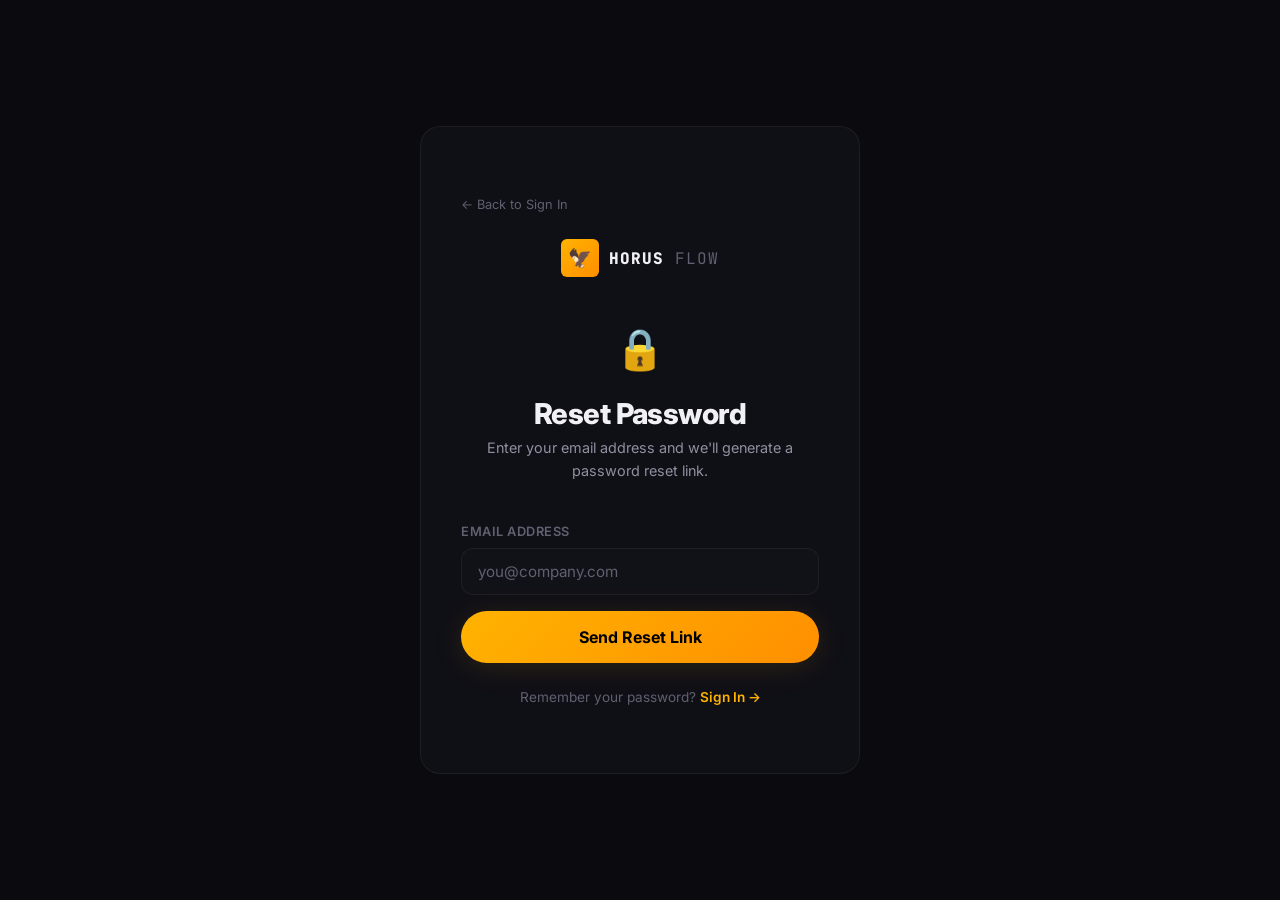
<file: static/site/forgot-password.html>
<!DOCTYPE html>
<html lang="en">
<head>
    <meta charset="UTF-8">
    <meta name="viewport" content="width=device-width, initial-scale=1.0">
    <title>Forgot Password — Horus Flow Intelligence</title>
    <meta name="robots" content="noindex">
    <link rel="preconnect" href="https://fonts.googleapis.com">
    <link rel="preconnect" href="https://fonts.gstatic.com" crossorigin>
    <link href="https://fonts.googleapis.com/css2?family=Inter:wght@400;500;600;700;800;900&family=JetBrains+Mono:wght@400;700;800&display=swap" rel="stylesheet">
    <link rel="stylesheet" href="./css/brand.css">
    <link rel="icon" href="data:image/svg+xml,<svg xmlns='http://www.w3.org/2000/svg' viewBox='0 0 100 100'><text y='0.9em' font-size='90'>🦅</text></svg>">
    <style>
        .auth-page { min-height: 100vh; display: flex; align-items: center; justify-content: center; padding: var(--space-xl); }
        .auth-card { width: 100%; max-width: 440px; background: var(--bg-card); border: 1px solid var(--border-subtle); border-radius: var(--radius-lg); padding: var(--space-2xl) var(--space-xl); backdrop-filter: blur(16px); }
        .auth-card h1 { font-size: 1.8rem; margin-bottom: var(--space-xs); text-align: center; }
        .auth-card .subtitle { color: var(--text-secondary); margin-bottom: var(--space-xl); font-size: 0.9rem; text-align: center; line-height: 1.6; }
        .form-group { margin-bottom: var(--space-md); }
        .form-group label { display: block; font-size: 0.8rem; font-weight: 600; color: var(--text-muted); margin-bottom: 6px; text-transform: uppercase; letter-spacing: 0.5px; }
        .form-input { width: 100%; padding: 13px 16px; background: var(--bg-secondary); border: 1px solid var(--border-subtle); border-radius: var(--radius-md); color: var(--text-primary); font-family: var(--font-main); font-size: 0.95rem; outline: none; transition: border-color var(--transition-fast); box-sizing: border-box; }
        .form-input:focus { border-color: var(--gold-primary); box-shadow: 0 0 0 3px var(--gold-glow); }
        .form-input::placeholder { color: var(--text-muted); }
        .auth-error { background: rgba(255, 82, 82, 0.1); border: 1px solid rgba(255, 82, 82, 0.3); color: var(--accent-red); padding: 12px 16px; border-radius: var(--radius-sm); font-size: 0.85rem; margin-bottom: var(--space-md); display: none; }
        .auth-success { background: rgba(0, 230, 118, 0.1); border: 1px solid rgba(0, 230, 118, 0.3); color: var(--accent-green); padding: 12px 16px; border-radius: var(--radius-sm); font-size: 0.85rem; margin-bottom: var(--space-md); display: none; }
        .auth-footer { margin-top: var(--space-lg); text-align: center; font-size: 0.85rem; color: var(--text-muted); }
        .auth-footer a { color: var(--gold-primary); font-weight: 600; text-decoration: none; }
        .auth-footer a:hover { text-decoration: underline; }
        .back-link { display: inline-flex; align-items: center; gap: 6px; color: var(--text-muted); font-size: 0.8rem; text-decoration: none; margin-bottom: var(--space-lg); transition: color var(--transition-fast); }
        .back-link:hover { color: var(--text-primary); }
        .logo-header { display: flex; align-items: center; gap: 10px; margin-bottom: var(--space-xl); justify-content: center; }
        .logo-header .logo-icon { width: 38px; height: 38px; background: var(--gold-gradient); border-radius: var(--radius-sm); display: flex; align-items: center; justify-content: center; font-size: 1.2rem; }
        .logo-header span { font-family: var(--font-mono); font-weight: 900; font-size: 1rem; letter-spacing: 1px; }
        .reset-link-box { background: var(--bg-secondary); border: 1px solid var(--border-subtle); border-radius: var(--radius-md); padding: 14px 16px; font-family: var(--font-mono); font-size: 0.75rem; word-break: break-all; color: var(--gold-primary); margin-top: var(--space-md); display: none; cursor: pointer; position: relative; }
        .reset-link-box:hover { border-color: var(--gold-primary); }
        .reset-link-box .copy-hint { position: absolute; top: -8px; right: 10px; background: var(--bg-card); padding: 0 6px; font-size: 0.65rem; color: var(--text-muted); }
        .lock-icon { font-size: 2.5rem; text-align: center; margin-bottom: var(--space-md); }
    </style>
</head>
<body>
    <div class="auth-page">
        <div class="auth-card">
            <a href="./login.html" class="back-link">← Back to Sign In</a>

            <div class="logo-header">
                <div class="logo-icon">🦅</div>
                <span>HORUS <span style="font-weight:400; color: var(--text-muted);">FLOW</span></span>
            </div>

            <div class="lock-icon">🔒</div>
            <h1>Reset Password</h1>
            <p class="subtitle">Enter your email address and we'll generate a password reset link.</p>

            <div class="auth-error" id="auth-error"></div>
            <div class="auth-success" id="auth-success"></div>

            <form id="forgot-form" onsubmit="return handleForgot(event)">
                <div class="form-group">
                    <label for="email">Email Address</label>
                    <input type="email" id="email" class="form-input" placeholder="you@company.com" required autocomplete="email">
                </div>
                <button type="submit" class="btn btn-primary btn-lg" style="width:100%;" id="submit-btn">Send Reset Link</button>
            </form>

            <div class="reset-link-box" id="reset-link-box" onclick="copyLink()">
                <span class="copy-hint">Click to copy</span>
                <span id="reset-link-text"></span>
            </div>

            <div class="auth-footer">
                Remember your password? <a href="./login.html">Sign In →</a>
            </div>
        </div>
    </div>

    <script>
        async function handleForgot(e) {
            e.preventDefault();
            const btn = document.getElementById('submit-btn');
            const errDiv = document.getElementById('auth-error');
            const successDiv = document.getElementById('auth-success');
            const linkBox = document.getElementById('reset-link-box');
            errDiv.style.display = 'none';
            successDiv.style.display = 'none';
            linkBox.style.display = 'none';
            btn.textContent = 'Generating...';
            btn.disabled = true;

            try {
                const res = await fetch('/api/auth/forgot-password', {
                    method: 'POST',
                    headers: {'Content-Type': 'application/json'},
                    body: JSON.stringify({
                        email: document.getElementById('email').value
                    })
                });
                const data = await res.json();
                if (res.ok) {
                    successDiv.textContent = '✅ ' + data.message;
                    successDiv.style.display = 'block';
                    if (data.reset_url) {
                        document.getElementById('reset-link-text').textContent = data.reset_url;
                        linkBox.style.display = 'block';
                    }
                } else {
                    errDiv.textContent = data.detail || 'An error occurred.';
                    errDiv.style.display = 'block';
                }
            } catch (err) {
                errDiv.textContent = 'Connection error. Please try again.';
                errDiv.style.display = 'block';
            }
            btn.textContent = 'Send Reset Link';
            btn.disabled = false;
        }

        function copyLink() {
            const text = document.getElementById('reset-link-text').textContent;
            navigator.clipboard.writeText(text).then(() => {
                const hint = document.querySelector('.copy-hint');
                hint.textContent = 'Copied!';
                setTimeout(() => hint.textContent = 'Click to copy', 2000);
            });
        }
    </script>
</body>
</html>
</file>
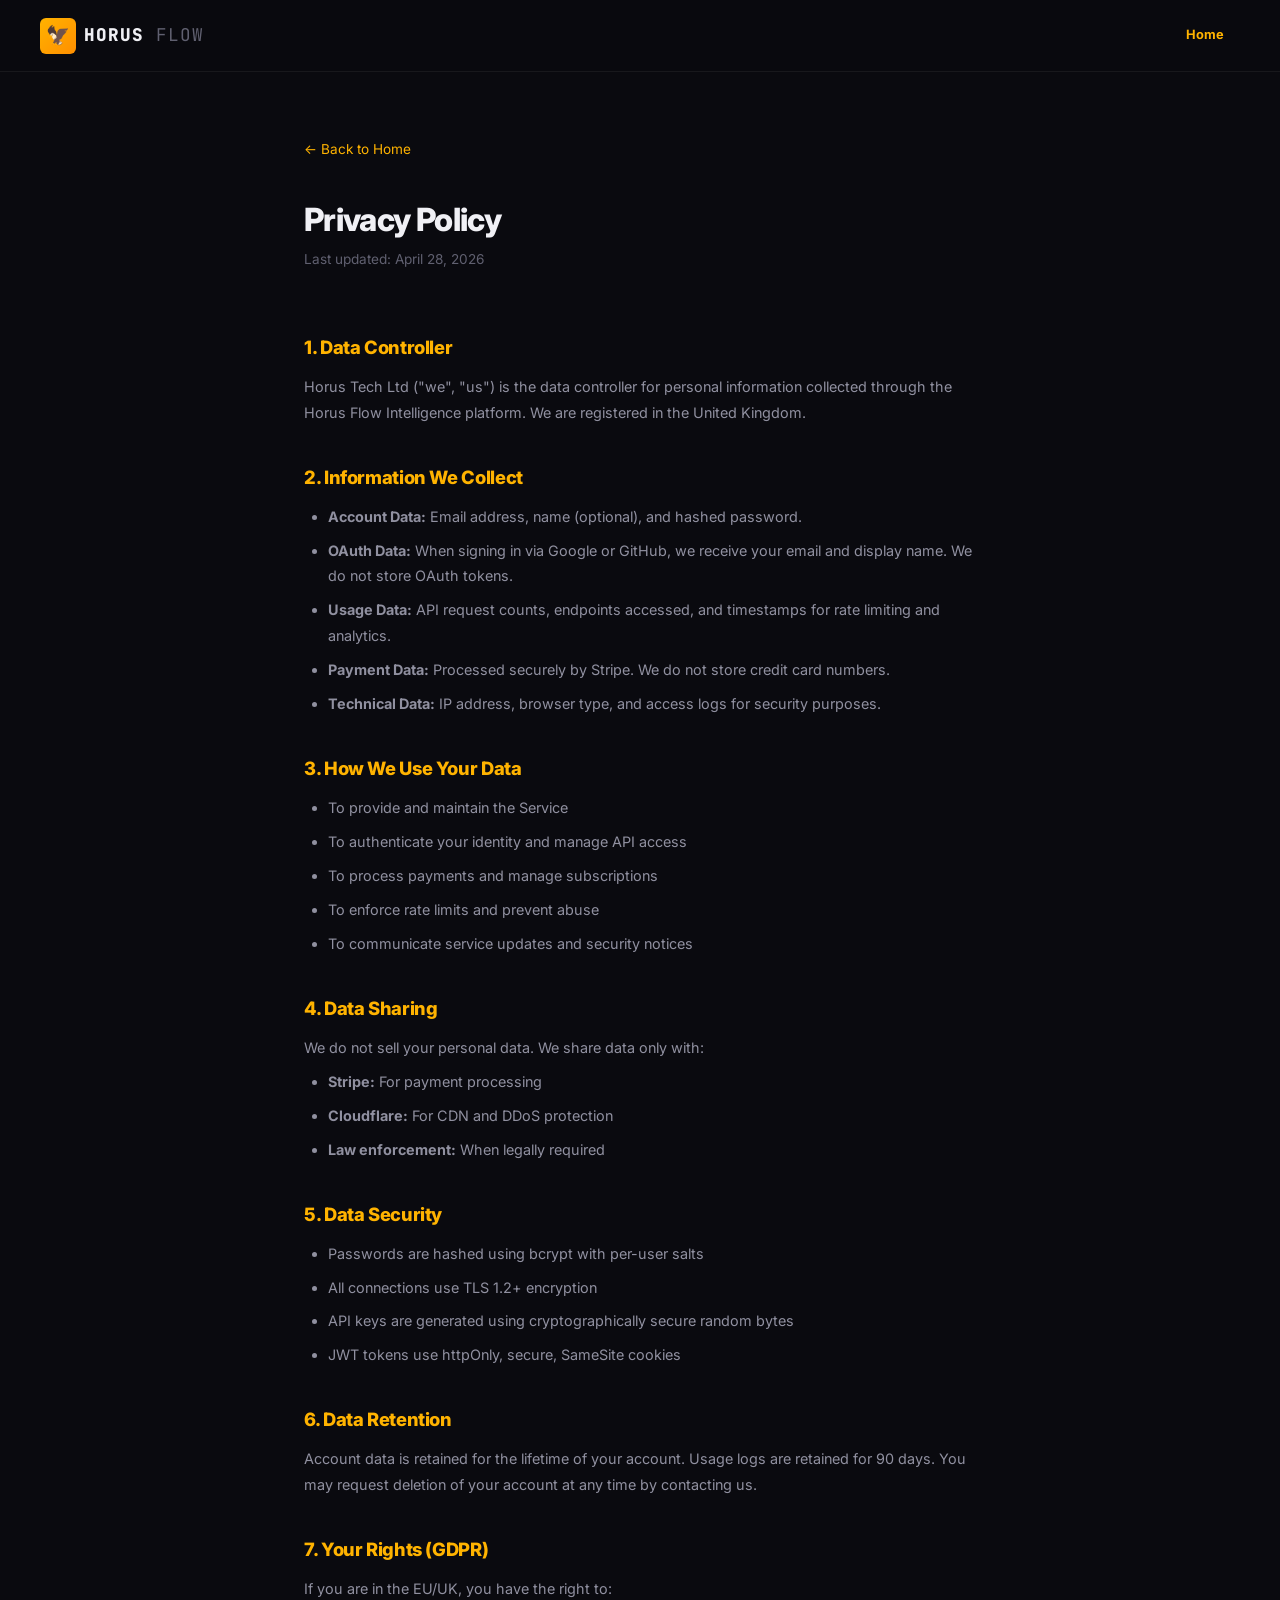
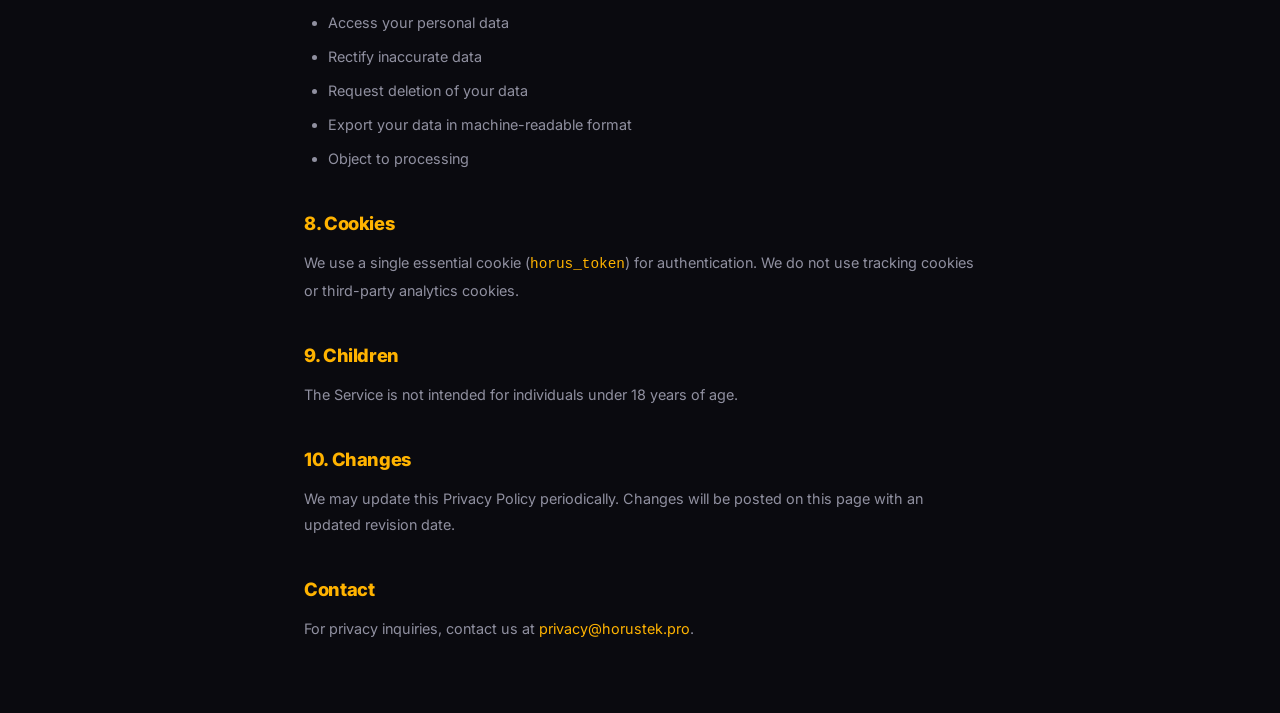
<file: static/site/privacy.html>
<!DOCTYPE html>
<html lang="en">
<head>
    <meta charset="UTF-8">
    <meta name="viewport" content="width=device-width, initial-scale=1.0">
    <title>Privacy Policy — Horus Flow Intelligence</title>
    <link rel="preconnect" href="https://fonts.googleapis.com">
    <link rel="preconnect" href="https://fonts.gstatic.com" crossorigin>
    <link href="https://fonts.googleapis.com/css2?family=Inter:wght@400;500;600;700;800;900&family=JetBrains+Mono:wght@400;700&display=swap" rel="stylesheet">
    <link rel="stylesheet" href="./css/brand.css">
    <link rel="icon" href="data:image/svg+xml,<svg xmlns='http://www.w3.org/2000/svg' viewBox='0 0 100 100'><text y='0.9em' font-size='90'>🦅</text></svg>">
    <style>
        .legal-page { max-width: 720px; margin: 0 auto; padding: calc(var(--nav-height) + var(--space-2xl)) var(--space-lg) var(--space-2xl); }
        .legal-page h1 { font-size: 2rem; margin-bottom: var(--space-sm); }
        .legal-page .updated { color: var(--text-muted); font-size: 0.85rem; margin-bottom: var(--space-2xl); }
        .legal-page h2 { font-size: 1.15rem; margin-top: var(--space-xl); margin-bottom: var(--space-md); color: var(--gold-primary); }
        .legal-page p, .legal-page li { font-size: 0.9rem; color: var(--text-secondary); line-height: 1.8; margin-bottom: var(--space-sm); }
        .legal-page ul { padding-left: var(--space-lg); }
        .legal-page a { color: var(--gold-primary); }
        .back-link { display: inline-flex; align-items: center; gap: 6px; color: var(--text-muted); font-size: 0.85rem; text-decoration: none; margin-bottom: var(--space-xl); }
        .back-link:hover { color: var(--text-primary); }
    </style>
</head>
<body>
    <nav class="site-nav"><div class="nav-logo"><div class="logo-icon">🦅</div><span>HORUS <span style="font-weight:400;color:var(--text-muted);">FLOW</span></span></div><div class="nav-cta"><a href="./" class="btn btn-ghost" style="font-size:0.8rem;">Home</a></div></nav>
    <div class="legal-page">
        <a href="./" class="back-link">← Back to Home</a>
        <h1>Privacy Policy</h1>
        <p class="updated">Last updated: April 28, 2026</p>

        <h2>1. Data Controller</h2>
        <p>Horus Tech Ltd ("we", "us") is the data controller for personal information collected through the Horus Flow Intelligence platform. We are registered in the United Kingdom.</p>

        <h2>2. Information We Collect</h2>
        <ul>
            <li><strong>Account Data:</strong> Email address, name (optional), and hashed password.</li>
            <li><strong>OAuth Data:</strong> When signing in via Google or GitHub, we receive your email and display name. We do not store OAuth tokens.</li>
            <li><strong>Usage Data:</strong> API request counts, endpoints accessed, and timestamps for rate limiting and analytics.</li>
            <li><strong>Payment Data:</strong> Processed securely by Stripe. We do not store credit card numbers.</li>
            <li><strong>Technical Data:</strong> IP address, browser type, and access logs for security purposes.</li>
        </ul>

        <h2>3. How We Use Your Data</h2>
        <ul>
            <li>To provide and maintain the Service</li>
            <li>To authenticate your identity and manage API access</li>
            <li>To process payments and manage subscriptions</li>
            <li>To enforce rate limits and prevent abuse</li>
            <li>To communicate service updates and security notices</li>
        </ul>

        <h2>4. Data Sharing</h2>
        <p>We do not sell your personal data. We share data only with:</p>
        <ul>
            <li><strong>Stripe:</strong> For payment processing</li>
            <li><strong>Cloudflare:</strong> For CDN and DDoS protection</li>
            <li><strong>Law enforcement:</strong> When legally required</li>
        </ul>

        <h2>5. Data Security</h2>
        <ul>
            <li>Passwords are hashed using bcrypt with per-user salts</li>
            <li>All connections use TLS 1.2+ encryption</li>
            <li>API keys are generated using cryptographically secure random bytes</li>
            <li>JWT tokens use httpOnly, secure, SameSite cookies</li>
        </ul>

        <h2>6. Data Retention</h2>
        <p>Account data is retained for the lifetime of your account. Usage logs are retained for 90 days. You may request deletion of your account at any time by contacting us.</p>

        <h2>7. Your Rights (GDPR)</h2>
        <p>If you are in the EU/UK, you have the right to:</p>
        <ul>
            <li>Access your personal data</li>
            <li>Rectify inaccurate data</li>
            <li>Request deletion of your data</li>
            <li>Export your data in machine-readable format</li>
            <li>Object to processing</li>
        </ul>

        <h2>8. Cookies</h2>
        <p>We use a single essential cookie (<code style="color:var(--gold-primary);">horus_token</code>) for authentication. We do not use tracking cookies or third-party analytics cookies.</p>

        <h2>9. Children</h2>
        <p>The Service is not intended for individuals under 18 years of age.</p>

        <h2>10. Changes</h2>
        <p>We may update this Privacy Policy periodically. Changes will be posted on this page with an updated revision date.</p>

        <h2>Contact</h2>
        <p>For privacy inquiries, contact us at <a href="mailto:&#112;&#114;&#105;&#118;&#97;&#99;&#121;&#64;&#104;&#111;&#114;&#117;&#115;&#116;&#101;&#107;&#46;&#112;&#114;&#111;">&#112;&#114;&#105;&#118;&#97;&#99;&#121;&#64;&#104;&#111;&#114;&#117;&#115;&#116;&#101;&#107;&#46;&#112;&#114;&#111;</a>.</p>
    </div>
</body>
</html>
</file>
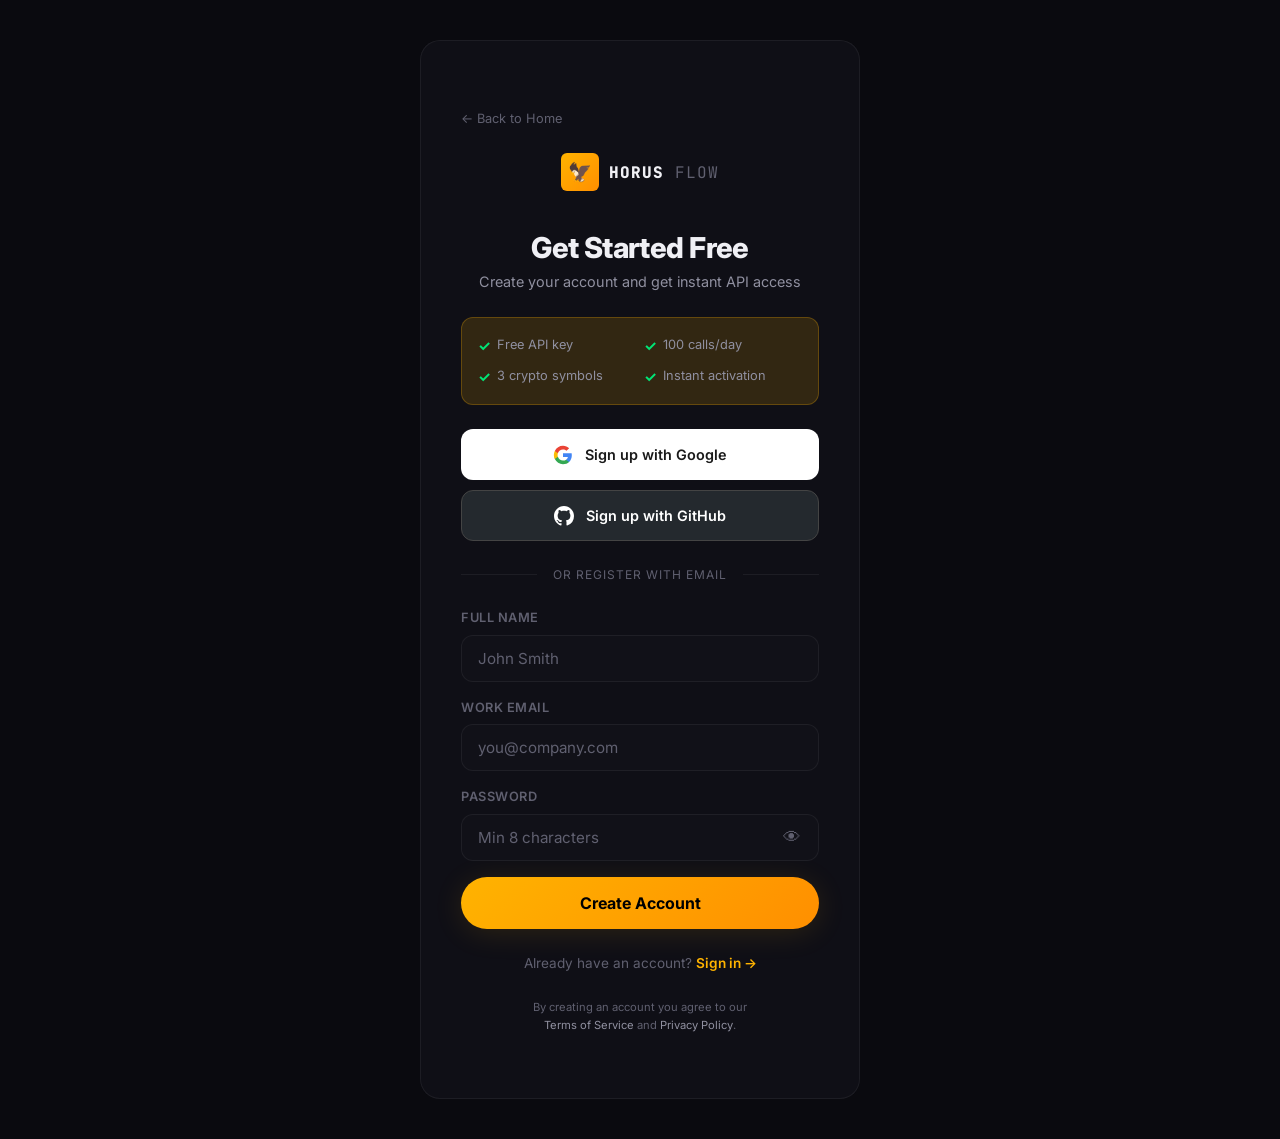
<file: static/site/register.html>
<!DOCTYPE html>
<html lang="en">
<head>
    <meta charset="UTF-8">
    <meta name="viewport" content="width=device-width, initial-scale=1.0">
    <title>Create Account — Horus Flow Intelligence</title>
    <meta name="robots" content="index, follow">
    <meta name="description" content="Create your Horus Flow Intelligence developer account to get your free API key for institutional orderflow data.">
    <link rel="preconnect" href="https://fonts.googleapis.com">
    <link rel="preconnect" href="https://fonts.gstatic.com" crossorigin>
    <link href="https://fonts.googleapis.com/css2?family=Inter:wght@400;500;600;700;800;900&family=JetBrains+Mono:wght@400;700;800&display=swap" rel="stylesheet">
    <link rel="stylesheet" href="./css/brand.css">
    <!-- Google Analytics -->
    <script async src="https://www.googletagmanager.com/gtag/js?id=G-VCG1Q01DQ4"></script>
    <script>
      window.dataLayer = window.dataLayer || [];
      function gtag(){dataLayer.push(arguments);}
      gtag('js', new Date());
      gtag('config', 'G-VCG1Q01DQ4');
    </script>
    <link rel="icon" href="data:image/svg+xml,<svg xmlns='http://www.w3.org/2000/svg' viewBox='0 0 100 100'><text y='0.9em' font-size='90'>🦅</text></svg>">
    <style>
        .auth-page { min-height: 100vh; display: flex; align-items: center; justify-content: center; padding: var(--space-xl); }
        .auth-card { width: 100%; max-width: 440px; background: var(--bg-card); border: 1px solid var(--border-subtle); border-radius: var(--radius-lg); padding: var(--space-2xl) var(--space-xl); backdrop-filter: blur(16px); }
        .auth-card h1 { font-size: 1.8rem; margin-bottom: var(--space-xs); text-align: center; }
        .auth-card .subtitle { color: var(--text-secondary); margin-bottom: var(--space-lg); font-size: 0.9rem; text-align: center; }
        .form-group { margin-bottom: var(--space-md); }
        .form-group label { display: block; font-size: 0.8rem; font-weight: 600; color: var(--text-muted); margin-bottom: 6px; text-transform: uppercase; letter-spacing: 0.5px; }
        .form-input { width: 100%; padding: 13px 16px; background: var(--bg-secondary); border: 1px solid var(--border-subtle); border-radius: var(--radius-md); color: var(--text-primary); font-family: var(--font-main); font-size: 0.95rem; outline: none; transition: border-color var(--transition-fast); box-sizing: border-box; }
        .form-input:focus { border-color: var(--gold-primary); box-shadow: 0 0 0 3px var(--gold-glow); }
        .form-input::placeholder { color: var(--text-muted); }
        .auth-error { background: rgba(255, 82, 82, 0.1); border: 1px solid rgba(255, 82, 82, 0.3); color: var(--accent-red); padding: 12px 16px; border-radius: var(--radius-sm); font-size: 0.85rem; margin-bottom: var(--space-md); display: none; }
        .auth-success { background: rgba(0, 230, 118, 0.1); border: 1px solid rgba(0, 230, 118, 0.3); color: var(--accent-green); padding: 12px 16px; border-radius: var(--radius-sm); font-size: 0.85rem; margin-bottom: var(--space-md); display: none; }
        .auth-footer { margin-top: var(--space-lg); text-align: center; font-size: 0.85rem; color: var(--text-muted); }
        .auth-footer a { color: var(--gold-primary); font-weight: 600; text-decoration: none; }
        .auth-footer a:hover { text-decoration: underline; }
        .oauth-section { margin-bottom: var(--space-lg); }
        .oauth-btn { display: flex; align-items: center; justify-content: center; gap: 12px; width: 100%; padding: 13px 16px; border-radius: var(--radius-md); font-size: 0.9rem; font-weight: 600; font-family: var(--font-main); cursor: pointer; transition: all var(--transition-fast); border: 1px solid var(--border-subtle); text-decoration: none; box-sizing: border-box; }
        .oauth-btn + .oauth-btn { margin-top: 10px; }
        .oauth-btn svg { width: 20px; height: 20px; flex-shrink: 0; }
        .oauth-google { background: #fff; color: #1a1a1a; }
        .oauth-google:hover { background: #f5f5f5; box-shadow: 0 2px 12px rgba(0,0,0,0.15); }
        .oauth-github { background: #24292e; color: #fff; border-color: #444; }
        .oauth-github:hover { background: #2f363d; box-shadow: 0 2px 12px rgba(0,0,0,0.3); }
        .divider { display: flex; align-items: center; gap: var(--space-md); margin: var(--space-lg) 0; color: var(--text-muted); font-size: 0.75rem; text-transform: uppercase; letter-spacing: 1px; }
        .divider::before, .divider::after { content: ''; flex: 1; height: 1px; background: var(--border-subtle); }
        .logo-header { display: flex; align-items: center; gap: 10px; margin-bottom: var(--space-xl); justify-content: center; }
        .logo-header .logo-icon { width: 38px; height: 38px; background: var(--gold-gradient); border-radius: var(--radius-sm); display: flex; align-items: center; justify-content: center; font-size: 1.2rem; }
        .logo-header span { font-family: var(--font-mono); font-weight: 900; font-size: 1rem; letter-spacing: 1px; }
        .pw-wrapper { position: relative; }
        .pw-toggle { position: absolute; right: 14px; top: 50%; transform: translateY(-50%); background: none; border: none; color: var(--text-muted); cursor: pointer; font-size: 1.1rem; padding: 4px; }
        .perks { display: grid; grid-template-columns: 1fr 1fr; gap: 8px; margin-bottom: var(--space-lg); padding: var(--space-md); background: var(--gold-glow); border-radius: var(--radius-md); border: 1px solid var(--border-gold); }
        .perk { list-style: none; font-size: 0.8rem; color: var(--text-secondary); display: flex; align-items: center; gap: 6px; }
        .perk::before { content: '✓'; color: var(--accent-green); font-weight: 700; font-size: 0.9rem; }
        .back-link { display: inline-flex; align-items: center; gap: 6px; color: var(--text-muted); font-size: 0.8rem; text-decoration: none; margin-bottom: var(--space-lg); transition: color var(--transition-fast); }
        .back-link:hover { color: var(--text-primary); }
        .legal-note { text-align: center; font-size: 0.7rem; color: var(--text-muted); margin-top: var(--space-lg); line-height: 1.6; }
        .legal-note a { color: var(--text-secondary); }
        .key-reveal { background: var(--bg-secondary); border: 1px solid var(--border-gold); border-radius: var(--radius-md); padding: 16px; margin-top: var(--space-md); text-align: center; display: none; }
        .key-reveal code { font-family: var(--font-mono); font-size: 0.75rem; color: var(--gold-primary); word-break: break-all; }
        .key-reveal .copy-btn { margin-top: 8px; font-size: 0.75rem; cursor: pointer; color: var(--accent-blue); background: none; border: none; font-family: var(--font-main); }
    </style>
</head>
<body>
    <div class="auth-page">
        <div class="auth-card">
            <a href="./" class="back-link">← Back to Home</a>

            <div class="logo-header">
                <div class="logo-icon">🦅</div>
                <span>HORUS <span style="font-weight:400; color: var(--text-muted);">FLOW</span></span>
            </div>

            <h1>Get Started Free</h1>
            <p class="subtitle">Create your account and get instant API access</p>

            <div class="perks">
                <div class="perk">Free API key</div>
                <div class="perk">100 calls/day</div>
                <div class="perk">3 crypto symbols</div>
                <div class="perk">Instant activation</div>
            </div>

            <!-- OAuth -->
            <div class="oauth-section">
                <a href="/api/oauth/google" class="oauth-btn oauth-google">
                    <svg viewBox="0 0 24 24"><path d="M22.56 12.25c0-.78-.07-1.53-.2-2.25H12v4.26h5.92a5.06 5.06 0 0 1-2.2 3.32v2.77h3.57c2.08-1.92 3.28-4.74 3.28-8.1z" fill="#4285F4"/><path d="M12 23c2.97 0 5.46-.98 7.28-2.66l-3.57-2.77c-.98.66-2.23 1.06-3.71 1.06-2.86 0-5.29-1.93-6.16-4.53H2.18v2.84C3.99 20.53 7.7 23 12 23z" fill="#34A853"/><path d="M5.84 14.09c-.22-.66-.35-1.36-.35-2.09s.13-1.43.35-2.09V7.07H2.18C1.43 8.55 1 10.22 1 12s.43 3.45 1.18 4.93l2.85-2.22.81-.62z" fill="#FBBC05"/><path d="M12 5.38c1.62 0 3.06.56 4.21 1.64l3.15-3.15C17.45 2.09 14.97 1 12 1 7.7 1 3.99 3.47 2.18 7.07l3.66 2.84c.87-2.6 3.3-4.53 6.16-4.53z" fill="#EA4335"/></svg>
                    Sign up with Google
                </a>
                <a href="/api/oauth/github" class="oauth-btn oauth-github">
                    <svg viewBox="0 0 24 24" fill="currentColor"><path d="M12 0C5.37 0 0 5.37 0 12c0 5.31 3.435 9.795 8.205 11.385.6.105.825-.255.825-.57 0-.285-.015-1.23-.015-2.235-3.015.555-3.795-.735-4.035-1.41-.135-.345-.72-1.41-1.23-1.695-.42-.225-1.02-.78-.015-.795.945-.015 1.62.87 1.845 1.23 1.08 1.815 2.805 1.305 3.495.99.105-.78.42-1.305.765-1.605-2.67-.3-5.46-1.335-5.46-5.925 0-1.305.465-2.385 1.23-3.225-.12-.3-.54-1.53.12-3.18 0 0 1.005-.315 3.3 1.23.96-.27 1.98-.405 3-.405s2.04.135 3 .405c2.295-1.56 3.3-1.23 3.3-1.23.66 1.65.24 2.88.12 3.18.765.84 1.23 1.905 1.23 3.225 0 4.605-2.805 5.625-5.475 5.925.435.375.81 1.095.81 2.22 0 1.605-.015 2.895-.015 3.3 0 .315.225.69.825.57A12.02 12.02 0 0 0 24 12c0-6.63-5.37-12-12-12z"/></svg>
                    Sign up with GitHub
                </a>
            </div>

            <div class="divider">or register with email</div>

            <div class="auth-error" id="auth-error"></div>
            <div class="auth-success" id="auth-success"></div>

            <form id="register-form" onsubmit="return handleRegister(event)">
                <div class="form-group">
                    <label for="name">Full Name</label>
                    <input type="text" id="name" class="form-input" placeholder="John Smith" autocomplete="name">
                </div>
                <div class="form-group">
                    <label for="email">Work Email</label>
                    <input type="email" id="email" class="form-input" placeholder="you@company.com" required autocomplete="email">
                </div>
                <div class="form-group">
                    <label for="password">Password</label>
                    <div class="pw-wrapper">
                        <input type="password" id="password" class="form-input" placeholder="Min 8 characters" required minlength="8" autocomplete="new-password">
                        <button type="button" class="pw-toggle" onclick="togglePw()">👁</button>
                    </div>
                </div>
                <button type="submit" class="btn btn-primary btn-lg" style="width:100%;" id="register-btn">Create Account</button>
            </form>

            <div class="key-reveal" id="key-reveal">
                <div style="font-size: 0.85rem; font-weight: 700; color: var(--text-primary); margin-bottom: 8px;">🔑 Your API Key</div>
                <code id="api-key-display">—</code>
                <br>
                <button class="copy-btn" onclick="copyKey()">📋 Copy to Clipboard</button>
            </div>

            <div class="auth-footer">
                Already have an account? <a href="./login.html">Sign in →</a>
            </div>

            <div class="legal-note">
                By creating an account you agree to our<br>
                <a href="./terms.html">Terms of Service</a> and <a href="./privacy.html">Privacy Policy</a>.
            </div>
        </div>
    </div>

    <script>
        // Show error from OAuth redirect
        const params = new URLSearchParams(window.location.search);
        if (params.get('error')) {
            const errMap = {
                'google_denied': 'Google sign-up was cancelled.',
                'github_denied': 'GitHub sign-up was cancelled.',
                'google_error': 'Google sign-up failed. Please try again.',
                'github_error': 'GitHub sign-up failed. Please try again.',
                'no_email': 'Could not retrieve email from your account.',
                'invalid_state': 'Session expired. Please try again.',
                'oauth_not_configured': '⚠️ SETUP REQUIRED: Please add GOOGLE_CLIENT_ID and GITHUB_CLIENT_ID to your server .env file.'
            };
            const errDiv = document.getElementById('auth-error');
            errDiv.textContent = errMap[params.get('error')] || 'An error occurred.';
            errDiv.style.display = 'block';
        }

        function togglePw() {
            const pw = document.getElementById('password');
            pw.type = pw.type === 'password' ? 'text' : 'password';
        }

        function copyKey() {
            const key = document.getElementById('api-key-display').textContent;
            navigator.clipboard.writeText(key);
            event.target.textContent = '✅ Copied!';
            setTimeout(() => event.target.textContent = '📋 Copy to Clipboard', 2000);
        }

        async function handleRegister(e) {
            e.preventDefault();
            const btn = document.getElementById('register-btn');
            const errDiv = document.getElementById('auth-error');
            const successDiv = document.getElementById('auth-success');
            errDiv.style.display = 'none';
            successDiv.style.display = 'none';
            btn.textContent = 'Creating account...';
            btn.disabled = true;

            try {
                const res = await fetch('/api/auth/register', {
                    method: 'POST',
                    headers: {'Content-Type': 'application/json'},
                    credentials: 'include',
                    body: JSON.stringify({
                        name: document.getElementById('name').value,
                        email: document.getElementById('email').value,
                        password: document.getElementById('password').value
                    })
                });
                const data = await res.json();
                if (res.ok) {
                    successDiv.textContent = '✅ Account created! Redirecting to your dashboard...';
                    successDiv.style.display = 'block';

                    // Show key
                    const keyReveal = document.getElementById('key-reveal');
                    document.getElementById('api-key-display').textContent = data.user.api_key;
                    keyReveal.style.display = 'block';

                    // Redirect after 3s
                    setTimeout(() => window.location.href = './account.html', 3000);
                } else {
                    errDiv.textContent = data.detail || 'Registration failed.';
                    errDiv.style.display = 'block';
                }
            } catch (err) {
                errDiv.textContent = 'Connection error. Please try again.';
                errDiv.style.display = 'block';
            }
            btn.textContent = 'Create Account';
            btn.disabled = false;
        }
    </script>
</body>
</html>
</file>
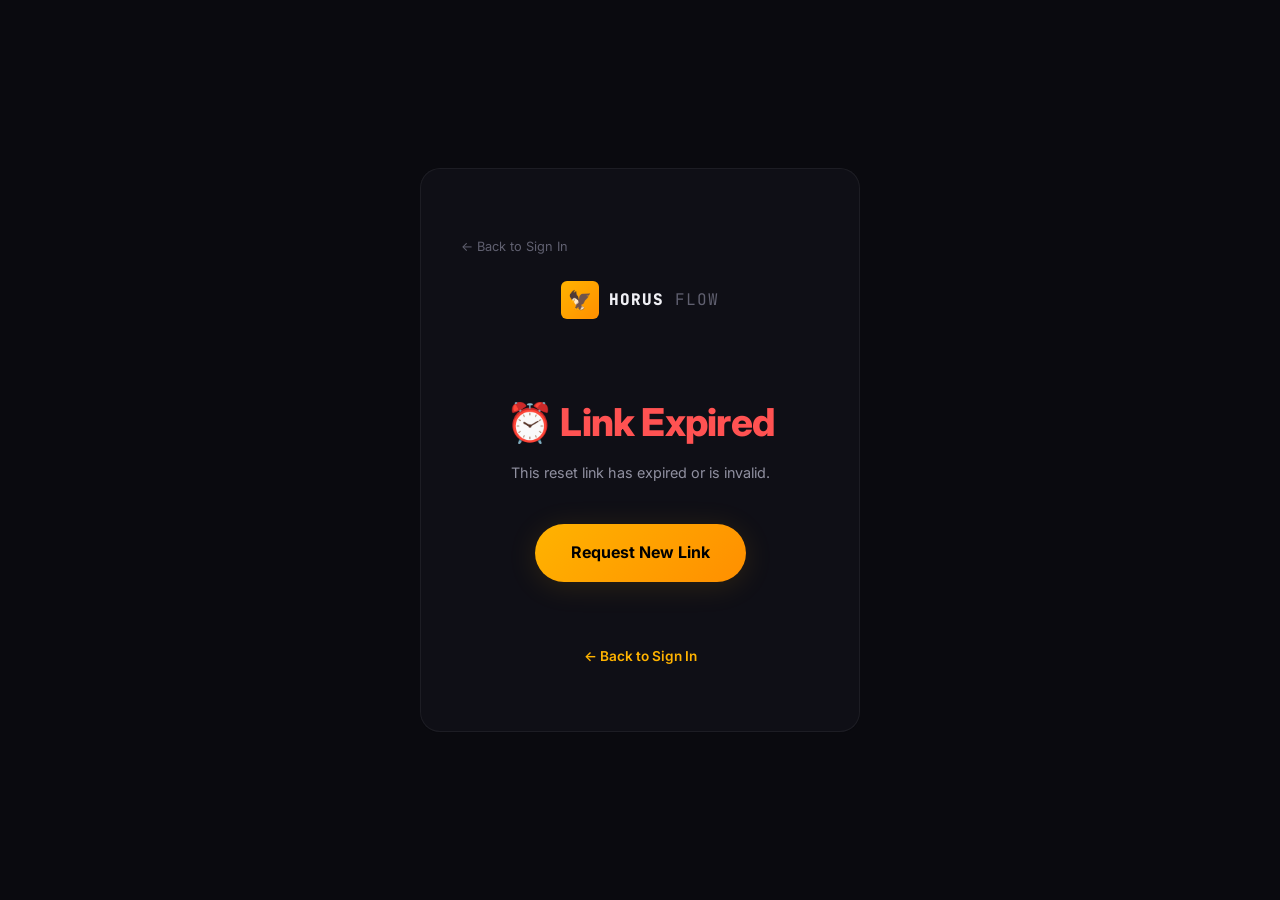
<file: static/site/reset-password.html>
<!DOCTYPE html>
<html lang="en">
<head>
    <meta charset="UTF-8">
    <meta name="viewport" content="width=device-width, initial-scale=1.0">
    <title>Reset Password — Horus Flow Intelligence</title>
    <meta name="robots" content="noindex">
    <link rel="preconnect" href="https://fonts.googleapis.com">
    <link rel="preconnect" href="https://fonts.gstatic.com" crossorigin>
    <link href="https://fonts.googleapis.com/css2?family=Inter:wght@400;500;600;700;800;900&family=JetBrains+Mono:wght@400;700;800&display=swap" rel="stylesheet">
    <link rel="stylesheet" href="./css/brand.css">
    <link rel="icon" href="data:image/svg+xml,<svg xmlns='http://www.w3.org/2000/svg' viewBox='0 0 100 100'><text y='0.9em' font-size='90'>🦅</text></svg>">
    <style>
        .auth-page { min-height: 100vh; display: flex; align-items: center; justify-content: center; padding: var(--space-xl); }
        .auth-card { width: 100%; max-width: 440px; background: var(--bg-card); border: 1px solid var(--border-subtle); border-radius: var(--radius-lg); padding: var(--space-2xl) var(--space-xl); backdrop-filter: blur(16px); }
        .auth-card h1 { font-size: 1.8rem; margin-bottom: var(--space-xs); text-align: center; }
        .auth-card .subtitle { color: var(--text-secondary); margin-bottom: var(--space-xl); font-size: 0.9rem; text-align: center; line-height: 1.6; }
        .form-group { margin-bottom: var(--space-md); }
        .form-group label { display: block; font-size: 0.8rem; font-weight: 600; color: var(--text-muted); margin-bottom: 6px; text-transform: uppercase; letter-spacing: 0.5px; }
        .form-input { width: 100%; padding: 13px 16px; background: var(--bg-secondary); border: 1px solid var(--border-subtle); border-radius: var(--radius-md); color: var(--text-primary); font-family: var(--font-main); font-size: 0.95rem; outline: none; transition: border-color var(--transition-fast); box-sizing: border-box; }
        .form-input:focus { border-color: var(--gold-primary); box-shadow: 0 0 0 3px var(--gold-glow); }
        .form-input::placeholder { color: var(--text-muted); }
        .auth-error { background: rgba(255, 82, 82, 0.1); border: 1px solid rgba(255, 82, 82, 0.3); color: var(--accent-red); padding: 12px 16px; border-radius: var(--radius-sm); font-size: 0.85rem; margin-bottom: var(--space-md); display: none; }
        .auth-success { background: rgba(0, 230, 118, 0.1); border: 1px solid rgba(0, 230, 118, 0.3); color: var(--accent-green); padding: 12px 16px; border-radius: var(--radius-sm); font-size: 0.85rem; margin-bottom: var(--space-md); display: none; }
        .auth-footer { margin-top: var(--space-lg); text-align: center; font-size: 0.85rem; color: var(--text-muted); }
        .auth-footer a { color: var(--gold-primary); font-weight: 600; text-decoration: none; }
        .auth-footer a:hover { text-decoration: underline; }
        .back-link { display: inline-flex; align-items: center; gap: 6px; color: var(--text-muted); font-size: 0.8rem; text-decoration: none; margin-bottom: var(--space-lg); transition: color var(--transition-fast); }
        .back-link:hover { color: var(--text-primary); }
        .logo-header { display: flex; align-items: center; gap: 10px; margin-bottom: var(--space-xl); justify-content: center; }
        .logo-header .logo-icon { width: 38px; height: 38px; background: var(--gold-gradient); border-radius: var(--radius-sm); display: flex; align-items: center; justify-content: center; font-size: 1.2rem; }
        .logo-header span { font-family: var(--font-mono); font-weight: 900; font-size: 1rem; letter-spacing: 1px; }
        .pw-wrapper { position: relative; }
        .pw-toggle { position: absolute; right: 14px; top: 50%; transform: translateY(-50%); background: none; border: none; color: var(--text-muted); cursor: pointer; font-size: 1.1rem; padding: 4px; }
        .pw-toggle:hover { color: var(--text-primary); }
        .lock-icon { font-size: 2.5rem; text-align: center; margin-bottom: var(--space-md); }
        .expired-msg { text-align: center; padding: var(--space-xl) 0; }
        .expired-msg h2 { color: var(--accent-red); margin-bottom: var(--space-md); }
    </style>
</head>
<body>
    <div class="auth-page">
        <div class="auth-card">
            <a href="./login.html" class="back-link">← Back to Sign In</a>

            <div class="logo-header">
                <div class="logo-icon">🦅</div>
                <span>HORUS <span style="font-weight:400; color: var(--text-muted);">FLOW</span></span>
            </div>

            <!-- Invalid/expired token view -->
            <div id="expired-view" style="display:none;">
                <div class="expired-msg">
                    <h2>⏰ Link Expired</h2>
                    <p class="subtitle">This reset link has expired or is invalid.</p>
                    <a href="./forgot-password.html" class="btn btn-primary btn-lg">Request New Link</a>
                </div>
            </div>

            <!-- Reset form view -->
            <div id="reset-view">
                <div class="lock-icon">🔑</div>
                <h1>New Password</h1>
                <p class="subtitle">Enter your new password below.</p>

                <div class="auth-error" id="auth-error"></div>
                <div class="auth-success" id="auth-success"></div>

                <form id="reset-form" onsubmit="return handleReset(event)">
                    <div class="form-group">
                        <label for="password">New Password</label>
                        <div class="pw-wrapper">
                            <input type="password" id="password" class="form-input" placeholder="Min. 6 characters" required minlength="6" autocomplete="new-password">
                            <button type="button" class="pw-toggle" onclick="togglePw('password')" title="Show password">👁</button>
                        </div>
                    </div>
                    <div class="form-group">
                        <label for="password2">Confirm Password</label>
                        <div class="pw-wrapper">
                            <input type="password" id="password2" class="form-input" placeholder="Re-enter password" required minlength="6" autocomplete="new-password">
                            <button type="button" class="pw-toggle" onclick="togglePw('password2')" title="Show password">👁</button>
                        </div>
                    </div>
                    <button type="submit" class="btn btn-primary btn-lg" style="width:100%;" id="submit-btn">Reset Password</button>
                </form>
            </div>

            <div class="auth-footer">
                <a href="./login.html">← Back to Sign In</a>
            </div>
        </div>
    </div>

    <script>
        const params = new URLSearchParams(window.location.search);
        const token = params.get('token');

        if (!token) {
            document.getElementById('reset-view').style.display = 'none';
            document.getElementById('expired-view').style.display = 'block';
        }

        function togglePw(id) {
            const pw = document.getElementById(id);
            pw.type = pw.type === 'password' ? 'text' : 'password';
        }

        async function handleReset(e) {
            e.preventDefault();
            const btn = document.getElementById('submit-btn');
            const errDiv = document.getElementById('auth-error');
            const successDiv = document.getElementById('auth-success');
            errDiv.style.display = 'none';
            successDiv.style.display = 'none';

            const pw1 = document.getElementById('password').value;
            const pw2 = document.getElementById('password2').value;

            if (pw1 !== pw2) {
                errDiv.textContent = 'Passwords do not match.';
                errDiv.style.display = 'block';
                return false;
            }

            btn.textContent = 'Resetting...';
            btn.disabled = true;

            try {
                const res = await fetch('/api/auth/reset-password', {
                    method: 'POST',
                    headers: {'Content-Type': 'application/json'},
                    body: JSON.stringify({
                        token: token,
                        password: pw1
                    })
                });
                const data = await res.json();
                if (res.ok) {
                    successDiv.textContent = '✅ ' + data.message;
                    successDiv.style.display = 'block';
                    document.getElementById('reset-form').style.display = 'none';
                    setTimeout(() => window.location.href = './login.html', 2000);
                } else {
                    if (data.detail && data.detail.includes('expired')) {
                        document.getElementById('reset-view').style.display = 'none';
                        document.getElementById('expired-view').style.display = 'block';
                    } else {
                        errDiv.textContent = data.detail || 'An error occurred.';
                        errDiv.style.display = 'block';
                    }
                }
            } catch (err) {
                errDiv.textContent = 'Connection error. Please try again.';
                errDiv.style.display = 'block';
            }
            btn.textContent = 'Reset Password';
            btn.disabled = false;
        }
    </script>
</body>
</html>
</file>
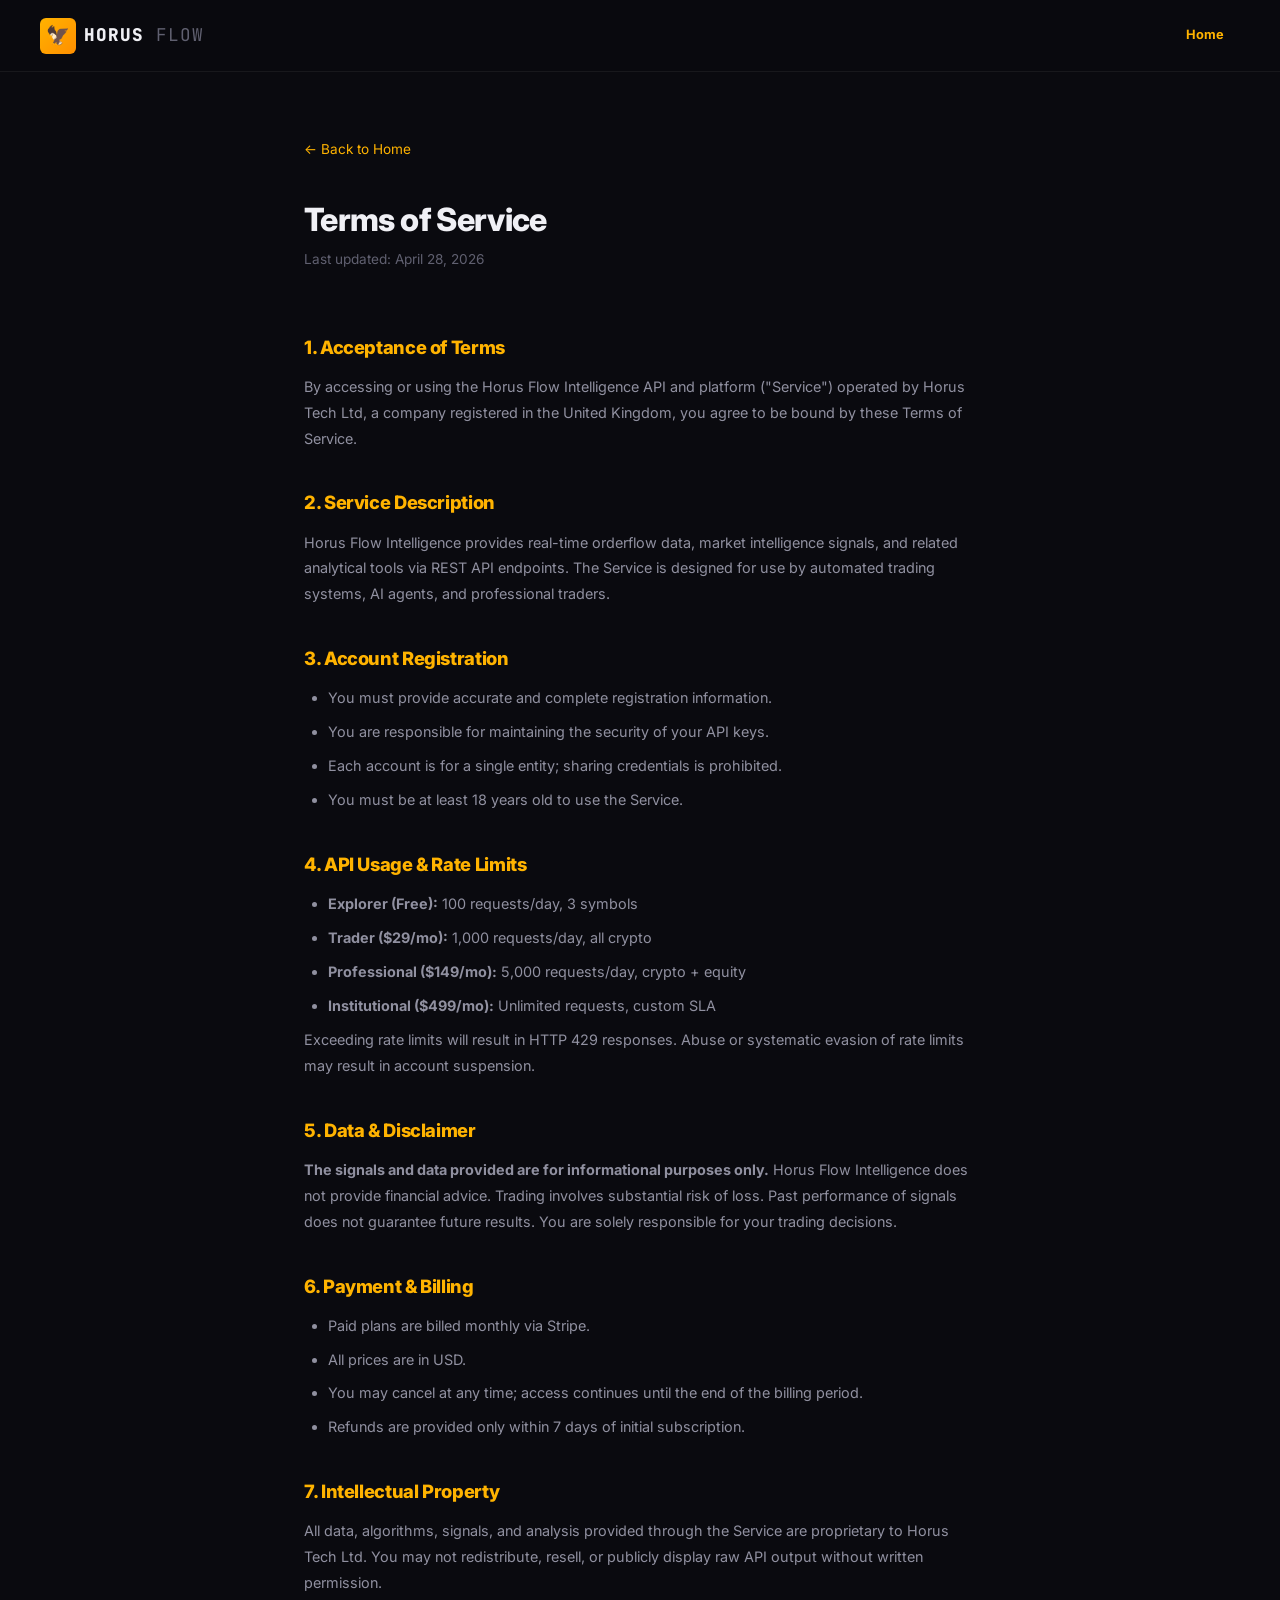
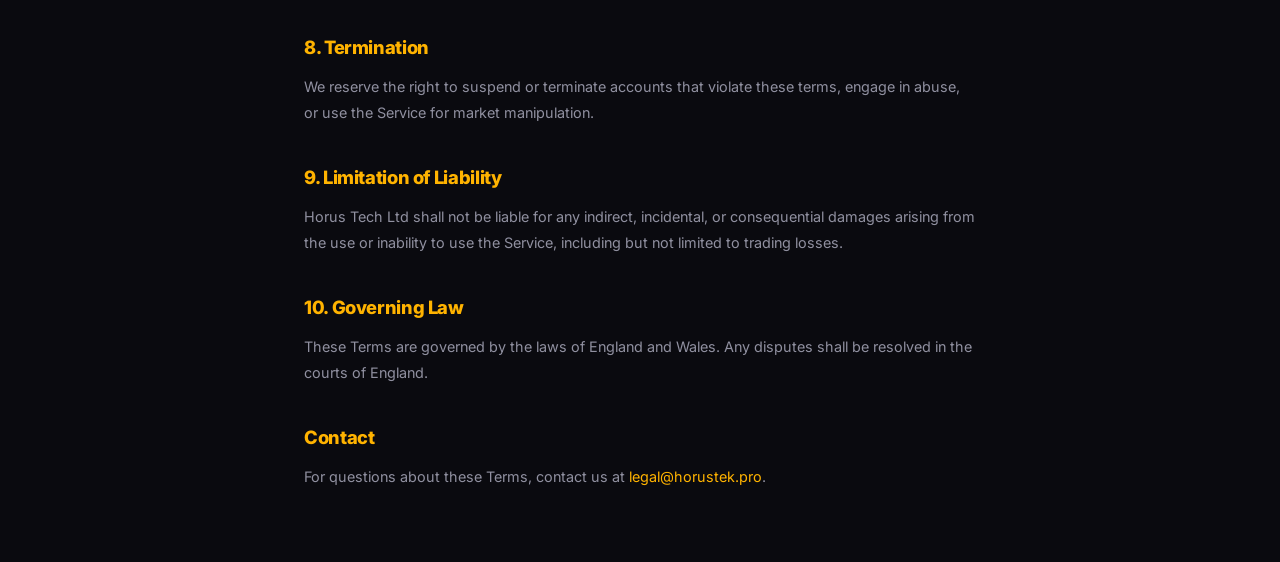
<file: static/site/terms.html>
<!DOCTYPE html>
<html lang="en">
<head>
    <meta charset="UTF-8">
    <meta name="viewport" content="width=device-width, initial-scale=1.0">
    <title>Terms of Service — Horus Flow Intelligence</title>
    <link rel="preconnect" href="https://fonts.googleapis.com">
    <link rel="preconnect" href="https://fonts.gstatic.com" crossorigin>
    <link href="https://fonts.googleapis.com/css2?family=Inter:wght@400;500;600;700;800;900&family=JetBrains+Mono:wght@400;700&display=swap" rel="stylesheet">
    <link rel="stylesheet" href="./css/brand.css">
    <link rel="icon" href="data:image/svg+xml,<svg xmlns='http://www.w3.org/2000/svg' viewBox='0 0 100 100'><text y='0.9em' font-size='90'>🦅</text></svg>">
    <style>
        .legal-page { max-width: 720px; margin: 0 auto; padding: calc(var(--nav-height) + var(--space-2xl)) var(--space-lg) var(--space-2xl); }
        .legal-page h1 { font-size: 2rem; margin-bottom: var(--space-sm); }
        .legal-page .updated { color: var(--text-muted); font-size: 0.85rem; margin-bottom: var(--space-2xl); }
        .legal-page h2 { font-size: 1.15rem; margin-top: var(--space-xl); margin-bottom: var(--space-md); color: var(--gold-primary); }
        .legal-page p, .legal-page li { font-size: 0.9rem; color: var(--text-secondary); line-height: 1.8; margin-bottom: var(--space-sm); }
        .legal-page ul { padding-left: var(--space-lg); }
        .legal-page a { color: var(--gold-primary); }
        .back-link { display: inline-flex; align-items: center; gap: 6px; color: var(--text-muted); font-size: 0.85rem; text-decoration: none; margin-bottom: var(--space-xl); }
        .back-link:hover { color: var(--text-primary); }
    </style>
</head>
<body>
    <nav class="site-nav"><div class="nav-logo"><div class="logo-icon">🦅</div><span>HORUS <span style="font-weight:400;color:var(--text-muted);">FLOW</span></span></div><div class="nav-cta"><a href="./" class="btn btn-ghost" style="font-size:0.8rem;">Home</a></div></nav>
    <div class="legal-page">
        <a href="./" class="back-link">← Back to Home</a>
        <h1>Terms of Service</h1>
        <p class="updated">Last updated: April 28, 2026</p>

        <h2>1. Acceptance of Terms</h2>
        <p>By accessing or using the Horus Flow Intelligence API and platform ("Service") operated by Horus Tech Ltd, a company registered in the United Kingdom, you agree to be bound by these Terms of Service.</p>

        <h2>2. Service Description</h2>
        <p>Horus Flow Intelligence provides real-time orderflow data, market intelligence signals, and related analytical tools via REST API endpoints. The Service is designed for use by automated trading systems, AI agents, and professional traders.</p>

        <h2>3. Account Registration</h2>
        <ul>
            <li>You must provide accurate and complete registration information.</li>
            <li>You are responsible for maintaining the security of your API keys.</li>
            <li>Each account is for a single entity; sharing credentials is prohibited.</li>
            <li>You must be at least 18 years old to use the Service.</li>
        </ul>

        <h2>4. API Usage & Rate Limits</h2>
        <ul>
            <li><strong>Explorer (Free):</strong> 100 requests/day, 3 symbols</li>
            <li><strong>Trader ($29/mo):</strong> 1,000 requests/day, all crypto</li>
            <li><strong>Professional ($149/mo):</strong> 5,000 requests/day, crypto + equity</li>
            <li><strong>Institutional ($499/mo):</strong> Unlimited requests, custom SLA</li>
        </ul>
        <p>Exceeding rate limits will result in HTTP 429 responses. Abuse or systematic evasion of rate limits may result in account suspension.</p>

        <h2>5. Data & Disclaimer</h2>
        <p><strong>The signals and data provided are for informational purposes only.</strong> Horus Flow Intelligence does not provide financial advice. Trading involves substantial risk of loss. Past performance of signals does not guarantee future results. You are solely responsible for your trading decisions.</p>

        <h2>6. Payment & Billing</h2>
        <ul>
            <li>Paid plans are billed monthly via Stripe.</li>
            <li>All prices are in USD.</li>
            <li>You may cancel at any time; access continues until the end of the billing period.</li>
            <li>Refunds are provided only within 7 days of initial subscription.</li>
        </ul>

        <h2>7. Intellectual Property</h2>
        <p>All data, algorithms, signals, and analysis provided through the Service are proprietary to Horus Tech Ltd. You may not redistribute, resell, or publicly display raw API output without written permission.</p>

        <h2>8. Termination</h2>
        <p>We reserve the right to suspend or terminate accounts that violate these terms, engage in abuse, or use the Service for market manipulation.</p>

        <h2>9. Limitation of Liability</h2>
        <p>Horus Tech Ltd shall not be liable for any indirect, incidental, or consequential damages arising from the use or inability to use the Service, including but not limited to trading losses.</p>

        <h2>10. Governing Law</h2>
        <p>These Terms are governed by the laws of England and Wales. Any disputes shall be resolved in the courts of England.</p>

        <h2>Contact</h2>
        <p>For questions about these Terms, contact us at <a href="mailto:&#108;&#101;&#103;&#97;&#108;&#64;&#104;&#111;&#114;&#117;&#115;&#116;&#101;&#107;&#46;&#112;&#114;&#111;">&#108;&#101;&#103;&#97;&#108;&#64;&#104;&#111;&#114;&#117;&#115;&#116;&#101;&#107;&#46;&#112;&#114;&#111;</a>.</p>
    </div>
</body>
</html>
</file>
<file: static/site/css/brand.css>
/* ================================================================
   🦅 HORUS FLOW INTELLIGENCE — Brand Design System
   Dark + Gold | Glassmorphism | Institutional-Grade
   ================================================================ */

/* ---------- CSS Variables (Design Tokens) ---------- */
:root {
  /* Colors */
  --bg-primary: #0a0a0f;
  --bg-secondary: #111118;
  --bg-card: rgba(17, 17, 24, 0.85);
  --bg-glass: rgba(255, 255, 255, 0.03);
  --bg-glass-hover: rgba(255, 255, 255, 0.06);

  --gold-primary: #ffb300;
  --gold-light: #ffd54f;
  --gold-dim: #b27a00;
  --gold-glow: rgba(255, 179, 0, 0.15);
  --gold-gradient: linear-gradient(135deg, #ffb300, #ff8f00);

  --text-primary: #f0f0f5;
  --text-secondary: #9090a0;
  --text-muted: #606070;

  --accent-green: #00e676;
  --accent-red: #ff5252;
  --accent-blue: #448aff;
  --accent-purple: #b388ff;

  --border-subtle: rgba(255, 255, 255, 0.06);
  --border-gold: rgba(255, 179, 0, 0.25);

  /* Typography */
  --font-main: 'Inter', -apple-system, BlinkMacSystemFont, sans-serif;
  --font-mono: 'JetBrains Mono', 'Fira Code', monospace;

  /* Spacing */
  --space-xs: 4px;
  --space-sm: 8px;
  --space-md: 16px;
  --space-lg: 24px;
  --space-xl: 40px;
  --space-2xl: 64px;
  --space-3xl: 96px;

  /* Border Radius */
  --radius-sm: 6px;
  --radius-md: 12px;
  --radius-lg: 20px;
  --radius-xl: 28px;
  --radius-full: 999px;

  /* Transitions */
  --transition-fast: 0.15s ease;
  --transition-base: 0.3s ease;
  --transition-slow: 0.5s ease;

  /* Shadows */
  --shadow-sm: 0 2px 8px rgba(0, 0, 0, 0.3);
  --shadow-md: 0 4px 20px rgba(0, 0, 0, 0.4);
  --shadow-lg: 0 8px 40px rgba(0, 0, 0, 0.5);
  --shadow-gold: 0 4px 30px rgba(255, 179, 0, 0.12);
  --shadow-glow: 0 0 60px rgba(255, 179, 0, 0.08);

  /* Layout */
  --max-width: 1200px;
  --nav-height: 72px;
}

/* ---------- Reset & Base ---------- */
*, *::before, *::after {
  margin: 0;
  padding: 0;
  box-sizing: border-box;
}

html {
  font-size: 16px;
  scroll-behavior: smooth;
  -webkit-font-smoothing: antialiased;
  -moz-osx-font-smoothing: grayscale;
}

body {
  font-family: var(--font-main);
  background: var(--bg-primary);
  color: var(--text-primary);
  line-height: 1.6;
  overflow-x: hidden;
}

a {
  color: var(--gold-primary);
  text-decoration: none;
  transition: color var(--transition-fast);
}
a:hover {
  color: var(--gold-light);
}

img { max-width: 100%; display: block; }

/* ---------- Typography ---------- */
h1, h2, h3, h4, h5, h6 {
  font-weight: 800;
  line-height: 1.2;
  letter-spacing: -0.02em;
}

h1 { font-size: clamp(2.2rem, 5vw, 3.5rem); }
h2 { font-size: clamp(1.6rem, 3.5vw, 2.4rem); }
h3 { font-size: clamp(1.2rem, 2.5vw, 1.6rem); }

.font-mono { font-family: var(--font-mono); }
.text-gold { color: var(--gold-primary); }
.text-muted { color: var(--text-secondary); }
.text-center { text-align: center; }

.gradient-text {
  background: var(--gold-gradient);
  -webkit-background-clip: text;
  -webkit-text-fill-color: transparent;
  background-clip: text;
}

.section-label {
  font-family: var(--font-mono);
  font-size: 0.75rem;
  font-weight: 700;
  letter-spacing: 3px;
  text-transform: uppercase;
  color: var(--gold-primary);
  margin-bottom: var(--space-md);
}

.section-subtitle {
  font-size: 1.1rem;
  color: var(--text-secondary);
  max-width: 640px;
  margin: 0 auto;
  line-height: 1.7;
}

/* ---------- Layout ---------- */
.container {
  max-width: var(--max-width);
  margin: 0 auto;
  padding: 0 var(--space-lg);
}

.section {
  padding: var(--space-3xl) 0;
}

.grid-2 { display: grid; grid-template-columns: repeat(2, 1fr); gap: var(--space-lg); }
.grid-3 { display: grid; grid-template-columns: repeat(3, 1fr); gap: var(--space-lg); }
.grid-4 { display: grid; grid-template-columns: repeat(4, 1fr); gap: var(--space-lg); }

.flex-center {
  display: flex;
  align-items: center;
  justify-content: center;
}

.flex-between {
  display: flex;
  align-items: center;
  justify-content: space-between;
}

/* ---------- Navigation ---------- */
.site-nav {
  position: fixed;
  top: 0;
  left: 0;
  right: 0;
  height: var(--nav-height);
  background: rgba(10, 10, 15, 0.85);
  backdrop-filter: blur(20px);
  -webkit-backdrop-filter: blur(20px);
  border-bottom: 1px solid var(--border-subtle);
  z-index: 1000;
  display: flex;
  align-items: center;
  padding: 0 var(--space-xl);
}

.nav-logo {
  display: flex;
  align-items: center;
  gap: var(--space-sm);
  font-family: var(--font-mono);
  font-weight: 900;
  font-size: 1.1rem;
  letter-spacing: 1px;
}

.nav-logo .logo-icon {
  width: 36px;
  height: 36px;
  background: var(--gold-gradient);
  border-radius: var(--radius-sm);
  display: flex;
  align-items: center;
  justify-content: center;
  font-size: 1.2rem;
}

.nav-links {
  display: flex;
  gap: var(--space-xl);
  list-style: none;
}

.nav-links a {
  font-size: 0.9rem;
  font-weight: 600;
  color: var(--text-secondary);
  transition: color var(--transition-fast);
  position: relative;
}

.nav-links a:hover,
.nav-links a.active {
  color: var(--text-primary);
}

.nav-links a.active::after {
  content: '';
  position: absolute;
  bottom: -4px;
  left: 0;
  right: 0;
  height: 2px;
  background: var(--gold-gradient);
  border-radius: 1px;
}

.nav-cta {
  margin-left: auto;
  display: flex;
  align-items: center;
  gap: var(--space-md);
}

/* ---------- Buttons ---------- */
.btn {
  display: inline-flex;
  align-items: center;
  justify-content: center;
  gap: var(--space-sm);
  padding: 12px 28px;
  border-radius: var(--radius-full);
  font-family: var(--font-main);
  font-size: 0.9rem;
  font-weight: 700;
  cursor: pointer;
  border: none;
  transition: all var(--transition-base);
  white-space: nowrap;
}

.btn-primary {
  background: var(--gold-gradient);
  color: #000;
  box-shadow: var(--shadow-gold);
}
.btn-primary:hover {
  transform: translateY(-2px);
  box-shadow: 0 6px 40px rgba(255, 179, 0, 0.25);
  color: #000;
}

.btn-secondary {
  background: transparent;
  color: var(--text-primary);
  border: 1px solid var(--border-subtle);
}
.btn-secondary:hover {
  border-color: var(--gold-primary);
  background: var(--gold-glow);
  color: var(--gold-primary);
}

.btn-ghost {
  background: transparent;
  color: var(--gold-primary);
  padding: 8px 16px;
}
.btn-ghost:hover {
  background: var(--gold-glow);
}

.btn-lg {
  padding: 16px 36px;
  font-size: 1rem;
}

/* ---------- Cards ---------- */
.card {
  background: var(--bg-card);
  border: 1px solid var(--border-subtle);
  border-radius: var(--radius-lg);
  padding: var(--space-xl);
  backdrop-filter: blur(10px);
  transition: all var(--transition-base);
}

.card:hover {
  border-color: var(--border-gold);
  background: var(--bg-glass-hover);
  transform: translateY(-4px);
  box-shadow: var(--shadow-gold);
}

.card-icon {
  width: 56px;
  height: 56px;
  border-radius: var(--radius-md);
  background: var(--gold-glow);
  display: flex;
  align-items: center;
  justify-content: center;
  font-size: 1.5rem;
  margin-bottom: var(--space-md);
}

.card-title {
  font-size: 1.15rem;
  font-weight: 800;
  margin-bottom: var(--space-sm);
}

.card-desc {
  font-size: 0.9rem;
  color: var(--text-secondary);
  line-height: 1.7;
}

/* ---------- Glass Card ---------- */
.glass {
  background: var(--bg-glass);
  border: 1px solid var(--border-subtle);
  border-radius: var(--radius-lg);
  backdrop-filter: blur(16px);
  -webkit-backdrop-filter: blur(16px);
}

/* ---------- Hero Section ---------- */
.hero {
  min-height: 100vh;
  display: flex;
  flex-direction: column;
  align-items: center;
  justify-content: center;
  text-align: center;
  padding: calc(var(--nav-height) + var(--space-3xl)) var(--space-lg) var(--space-3xl);
  position: relative;
  overflow: hidden;
}

.hero::before {
  content: '';
  position: absolute;
  top: -200px;
  left: 50%;
  transform: translateX(-50%);
  width: 800px;
  height: 800px;
  background: radial-gradient(circle, rgba(255, 179, 0, 0.06) 0%, transparent 70%);
  pointer-events: none;
}

.hero-badge {
  display: inline-flex;
  align-items: center;
  gap: var(--space-sm);
  padding: 8px 20px;
  border-radius: var(--radius-full);
  background: var(--gold-glow);
  border: 1px solid var(--border-gold);
  font-family: var(--font-mono);
  font-size: 0.75rem;
  font-weight: 700;
  letter-spacing: 2px;
  color: var(--gold-primary);
  margin-bottom: var(--space-xl);
  text-transform: uppercase;
}

.hero-badge .pulse-dot {
  width: 8px;
  height: 8px;
  border-radius: 50%;
  background: var(--accent-green);
  animation: pulse 2s infinite;
}

.hero h1 {
  margin-bottom: var(--space-lg);
  max-width: 800px;
}

.hero-subtitle {
  font-size: 1.2rem;
  color: var(--text-secondary);
  max-width: 600px;
  margin-bottom: var(--space-xl);
  line-height: 1.8;
}

.hero-actions {
  display: flex;
  gap: var(--space-md);
  flex-wrap: wrap;
  justify-content: center;
}

.hero-stats {
  display: flex;
  gap: var(--space-2xl);
  margin-top: var(--space-3xl);
  padding: var(--space-xl);
  border-radius: var(--radius-lg);
  background: var(--bg-glass);
  border: 1px solid var(--border-subtle);
}

.hero-stat {
  text-align: center;
}

.hero-stat .stat-value {
  font-family: var(--font-mono);
  font-size: 2rem;
  font-weight: 900;
  color: var(--gold-primary);
}

.hero-stat .stat-label {
  font-size: 0.8rem;
  color: var(--text-muted);
  margin-top: var(--space-xs);
  text-transform: uppercase;
  letter-spacing: 1px;
}

/* ---------- Live Ticker ---------- */
.live-ticker {
  display: flex;
  align-items: center;
  gap: var(--space-md);
  padding: var(--space-md) var(--space-lg);
  background: var(--bg-glass);
  border: 1px solid var(--border-subtle);
  border-radius: var(--radius-full);
  font-family: var(--font-mono);
  font-size: 0.85rem;
  margin-top: var(--space-xl);
}

.live-ticker .ticker-signal {
  color: var(--accent-green);
  font-weight: 700;
}

/* ---------- Pricing Cards ---------- */
.pricing-grid {
  display: grid;
  grid-template-columns: repeat(4, 1fr);
  gap: var(--space-lg);
  align-items: start;
}

.pricing-card {
  background: var(--bg-card);
  border: 1px solid var(--border-subtle);
  border-radius: var(--radius-lg);
  padding: var(--space-xl);
  text-align: center;
  transition: all var(--transition-base);
  position: relative;
  overflow: hidden;
}

.pricing-card:hover {
  transform: translateY(-4px);
  border-color: var(--border-gold);
}

.pricing-card.featured {
  border-color: var(--gold-primary);
  box-shadow: var(--shadow-gold), var(--shadow-glow);
}

.pricing-card.featured::before {
  content: 'MOST POPULAR';
  position: absolute;
  top: 0;
  left: 0;
  right: 0;
  background: var(--gold-gradient);
  color: #000;
  font-family: var(--font-mono);
  font-size: 0.7rem;
  font-weight: 800;
  letter-spacing: 2px;
  padding: 6px;
}

.pricing-plan {
  font-family: var(--font-mono);
  font-size: 0.8rem;
  font-weight: 700;
  letter-spacing: 2px;
  text-transform: uppercase;
  color: var(--text-muted);
  margin-bottom: var(--space-md);
}

.pricing-card.featured .pricing-plan {
  margin-top: var(--space-lg);
  color: var(--gold-primary);
}

.pricing-price {
  font-size: 3rem;
  font-weight: 900;
  margin-bottom: var(--space-xs);
}

.pricing-price .currency {
  font-size: 1.2rem;
  vertical-align: super;
  color: var(--text-muted);
}

.pricing-period {
  font-size: 0.85rem;
  color: var(--text-muted);
  margin-bottom: var(--space-lg);
}

.pricing-features {
  list-style: none;
  text-align: left;
  margin-bottom: var(--space-xl);
}

.pricing-features li {
  padding: 8px 0;
  font-size: 0.9rem;
  color: var(--text-secondary);
  display: flex;
  align-items: center;
  gap: var(--space-sm);
}

.pricing-features li::before {
  content: '✓';
  color: var(--accent-green);
  font-weight: 700;
  font-size: 0.85rem;
  flex-shrink: 0;
}

.pricing-features li.disabled {
  color: var(--text-muted);
  text-decoration: line-through;
  opacity: 0.5;
}

.pricing-features li.disabled::before {
  content: '✕';
  color: var(--accent-red);
}

/* ---------- Comparison Table ---------- */
.comparison-table {
  width: 100%;
  border-collapse: collapse;
  margin-top: var(--space-xl);
  font-size: 0.9rem;
}

.comparison-table th,
.comparison-table td {
  padding: 14px 20px;
  text-align: center;
  border-bottom: 1px solid var(--border-subtle);
}

.comparison-table th {
  font-family: var(--font-mono);
  font-size: 0.75rem;
  letter-spacing: 2px;
  text-transform: uppercase;
  color: var(--gold-primary);
  background: var(--bg-secondary);
}

.comparison-table td:first-child {
  text-align: left;
  color: var(--text-secondary);
}

.comparison-table .check {
  color: var(--accent-green);
}

.comparison-table .cross {
  color: var(--text-muted);
  opacity: 0.3;
}

/* ---------- Code Block ---------- */
.code-block {
  background: var(--bg-secondary);
  border: 1px solid var(--border-subtle);
  border-radius: var(--radius-md);
  padding: var(--space-lg);
  font-family: var(--font-mono);
  font-size: 0.85rem;
  line-height: 1.8;
  overflow-x: auto;
  position: relative;
}

.code-block .code-lang {
  position: absolute;
  top: var(--space-sm);
  right: var(--space-md);
  font-size: 0.7rem;
  color: var(--text-muted);
  text-transform: uppercase;
  letter-spacing: 1px;
}

.code-block .code-keyword { color: var(--accent-purple); }
.code-block .code-string { color: var(--accent-green); }
.code-block .code-comment { color: var(--text-muted); font-style: italic; }
.code-block .code-func { color: var(--accent-blue); }
.code-block .code-gold { color: var(--gold-primary); }

/* ---------- Footer ---------- */
.site-footer {
  border-top: 1px solid var(--border-subtle);
  padding: var(--space-3xl) 0 var(--space-xl);
  background: var(--bg-secondary);
}

.footer-grid {
  display: grid;
  grid-template-columns: 2fr 1fr 1fr 1fr;
  gap: var(--space-2xl);
  margin-bottom: var(--space-2xl);
}

.footer-brand {
  font-family: var(--font-mono);
  font-weight: 900;
  font-size: 1.2rem;
  margin-bottom: var(--space-md);
}

.footer-desc {
  color: var(--text-muted);
  font-size: 0.9rem;
  line-height: 1.7;
  max-width: 320px;
}

.footer-col h4 {
  font-size: 0.8rem;
  font-weight: 700;
  letter-spacing: 2px;
  text-transform: uppercase;
  color: var(--text-muted);
  margin-bottom: var(--space-md);
}

.footer-col ul {
  list-style: none;
}

.footer-col li {
  margin-bottom: var(--space-sm);
}

.footer-col a {
  color: var(--text-secondary);
  font-size: 0.9rem;
}

.footer-col a:hover {
  color: var(--gold-primary);
}

.footer-bottom {
  display: flex;
  align-items: center;
  justify-content: space-between;
  padding-top: var(--space-xl);
  border-top: 1px solid var(--border-subtle);
  font-size: 0.8rem;
  color: var(--text-muted);
}

/* ---------- Animations ---------- */
@keyframes pulse {
  0%, 100% { opacity: 1; transform: scale(1); }
  50% { opacity: 0.5; transform: scale(1.3); }
}

@keyframes fadeInUp {
  from { opacity: 0; transform: translateY(30px); }
  to { opacity: 1; transform: translateY(0); }
}

@keyframes float {
  0%, 100% { transform: translateY(0); }
  50% { transform: translateY(-10px); }
}

@keyframes shimmer {
  0% { background-position: -200% 0; }
  100% { background-position: 200% 0; }
}

.animate-in {
  opacity: 0;
  transform: translateY(30px);
  transition: opacity 0.6s ease, transform 0.6s ease;
}

.animate-in.visible {
  opacity: 1;
  transform: translateY(0);
}

.animate-float {
  animation: float 6s ease-in-out infinite;
}

/* ---------- Mobile Hamburger Menu ---------- */
.nav-hamburger {
  display: none;
  flex-direction: column;
  gap: 5px;
  cursor: pointer;
  padding: 8px;
  margin-left: auto;
  z-index: 1001;
}
.nav-hamburger span {
  width: 22px;
  height: 2px;
  background: var(--text-primary);
  border-radius: 2px;
  transition: all var(--transition-fast);
}

.mobile-nav-overlay {
  display: none;
  position: fixed;
  top: 0;
  left: 0;
  right: 0;
  bottom: 0;
  background: rgba(10, 10, 15, 0.97);
  z-index: 999;
  flex-direction: column;
  align-items: center;
  justify-content: center;
  gap: var(--space-lg);
}
.mobile-nav-overlay.active {
  display: flex;
}
.mobile-nav-overlay a {
  font-size: 1.3rem;
  font-weight: 700;
  color: var(--text-secondary);
  padding: 12px 32px;
  border-radius: var(--radius-md);
  transition: all var(--transition-fast);
}
.mobile-nav-overlay a:hover,
.mobile-nav-overlay a.active {
  color: var(--gold-primary);
  background: var(--gold-glow);
}
.mobile-nav-close {
  position: absolute;
  top: 24px;
  right: 24px;
  font-size: 1.8rem;
  color: var(--text-muted);
  cursor: pointer;
  background: none;
  border: none;
  padding: 8px;
}
.mobile-nav-close:hover { color: var(--text-primary); }

/* ---------- Responsive ---------- */
@media (max-width: 1024px) {
  .pricing-grid { grid-template-columns: repeat(2, 1fr); }
  .grid-3 { grid-template-columns: repeat(2, 1fr); }
  .grid-4 { grid-template-columns: repeat(2, 1fr); }
  .footer-grid { grid-template-columns: repeat(2, 1fr); }
  .comparison-table { font-size: 0.8rem; }
  .comparison-table th, .comparison-table td { padding: 10px 12px; }
}

@media (max-width: 768px) {
  .site-nav { padding: 0 var(--space-md); }
  .nav-links { display: none; }
  .nav-hamburger { display: flex; }
  .nav-cta .btn-secondary { display: none; }
  .hero { padding-top: calc(var(--nav-height) + var(--space-xl)); }
  .hero-stats { flex-direction: column; gap: var(--space-lg); }
  .pricing-grid { grid-template-columns: 1fr; max-width: 400px; margin: 0 auto; }
  .grid-2, .grid-3, .grid-4 { grid-template-columns: 1fr; }
  .footer-grid { grid-template-columns: 1fr; }
  .footer-bottom { flex-direction: column; gap: var(--space-sm); text-align: center; }
  .section { padding: var(--space-2xl) 0; }
  .container { padding: 0 var(--space-md); }
  .hero-actions { flex-direction: column; align-items: center; }
  .comparison-table { font-size: 0.72rem; }
  .comparison-table th, .comparison-table td { padding: 8px 6px; }
  .code-block { font-size: 0.75rem; padding: var(--space-md); }
}

@media (max-width: 480px) {
  .btn-lg { width: 100%; }
  .live-ticker { flex-direction: column; text-align: center; }
  .hero h1 { font-size: 1.8rem; }
  .hero-subtitle { font-size: 1rem; }
  .pricing-price { font-size: 2.4rem; }
}
</file>
